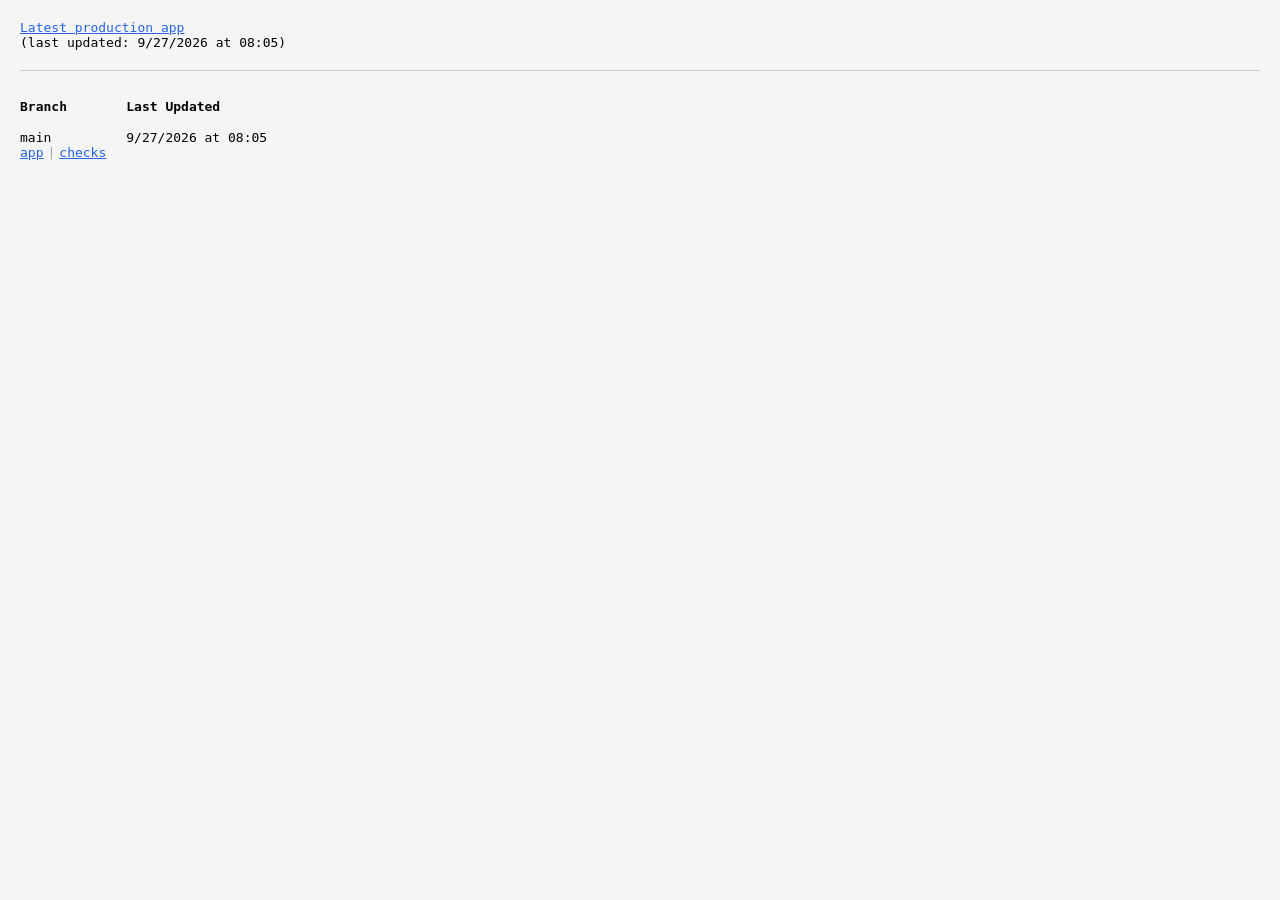
<file: artifacts/index.html>
<!DOCTYPE html>
<html lang="en">
<head>
  <meta charset="UTF-8">
  <meta name="viewport" content="width=device-width, initial-scale=1.0">
  <title>Branch Builds</title>
  <style>
    body {
      font-family: monospace;
      margin: 0;
      padding: 20px;
      background-color: #f5f5f5;
      color: #000;
    }
    a, a:visited {
      color: #2563eb;
    }
    hr {
      margin: 20px 0;
      border: none;
      border-top: 1px solid #ccc;
    }
    .container {
      overflow: hidden;
    }
    .grid {
      display: grid;
      grid-template-columns: max-content 1fr;
      gap: 0 20px;
    }
    .header {
      padding: 8px 0;
      font-weight: 600;
    }
    .row {
      display: contents;
    }
    .cell {
      display: flex;
      flex-direction: column;
      padding: 8px 0;
    }
    .links {
      display: flex;
    }
    .separator {
      margin: 0 4px;
      color: #9ca3af;
    }
  </style>
  <script>
  function formatDate(isoString) {
    if (isoString.length === 0) {
      return 'n/a'
    }
    const date = new Date(isoString)
    const dateString = date.toLocaleDateString(undefined, { day: 'numeric', month: 'numeric', year: 'numeric' })
    const timeString = date.toLocaleTimeString(undefined, { hour12: false, hour: '2-digit', minute: '2-digit' })
    return `${dateString} at ${timeString}`
  }

  // Format all dates on page load so that the time is displayed in the user's local timezone
  document.addEventListener('DOMContentLoaded', function() {
    document.querySelectorAll('.date').forEach(span => {
      const timestamp = span.getAttribute('data-timestamp')
      if (timestamp) {
        span.textContent = formatDate(timestamp)
      }
    })
  })
  </script>
</head>
<body>
  <div class="container">
    <a href="latest">Latest production app</a>
    <br />
    (last updated: <span class="date" data-timestamp="2026-09-27T08:05:19.329Z"></span>)
    <hr />
    <div class="grid">
      <div class="header">Branch</div>
      <div class="header">Last Updated</div>

      <div class="row">
        <div class="cell">
          <span class="branch-name">main</span>
          <div class="links">
            <a href="branch/main/app">app</a><span class="separator">|</span><a href="branch/main/extras/check-compare-to-base">checks</a>
          </div>
        </div>
        <div class="cell">
          <span class="date" data-timestamp="2026-09-27T08:05:19.329Z"></span>
        </div>
      </div>
    </div>
  </div>
</body>
</html>
</file>
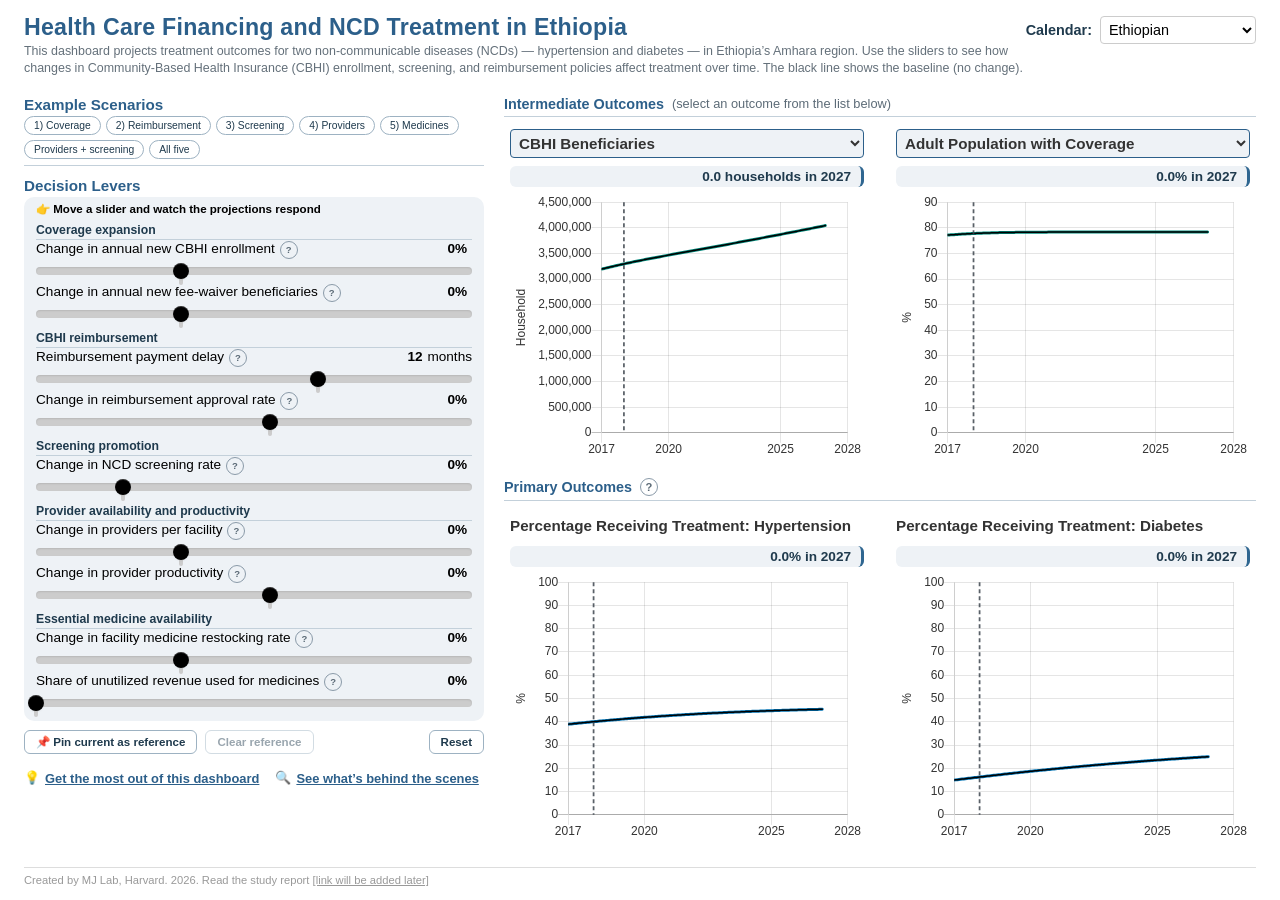
<file: artifacts/latest/index.html>
<!doctype html>
<html lang="en">
  <head>
    <title>Model Explorer</title>

    <meta charset="UTF-8" />
    <meta name="viewport" content="width=device-width, initial-scale=1.0" />

    <script type="module" crossorigin src="./index-B8b6PDMG.js"></script>
    <link rel="stylesheet" crossorigin href="./index-3Tu9uESl.css">
  </head>

  <body></body>
</html>
</file>
<file: artifacts/latest/index-3Tu9uESl.css>
html{height:100%}body{background-color:#fff;color:#000;font-family:sans-serif;margin:0;padding:0;min-height:100%;overflow-x:hidden;overflow-y:auto}.slider{display:inline-block;vertical-align:middle;position:relative}.slider.slider-horizontal{width:210px;height:20px}.slider.slider-horizontal .slider-track{height:10px;width:100%;margin-top:-5px;top:50%;left:0}.slider.slider-horizontal .slider-selection,.slider.slider-horizontal .slider-track-low,.slider.slider-horizontal .slider-track-high{height:100%;top:0;bottom:0}.slider.slider-horizontal .slider-tick,.slider.slider-horizontal .slider-handle{margin-left:-10px}.slider.slider-horizontal .slider-tick.triangle,.slider.slider-horizontal .slider-handle.triangle{position:relative;top:50%;-ms-transform:translateY(-50%);transform:translateY(-50%);border-width:0 10px 10px 10px;width:0;height:0;border-bottom-color:#2e6da4;margin-top:0}.slider.slider-horizontal .slider-tick-container{white-space:nowrap;position:absolute;top:0;left:0;width:100%}.slider.slider-horizontal .slider-tick-label-container{white-space:nowrap;margin-top:20px}.slider.slider-horizontal .slider-tick-label-container .slider-tick-label{padding-top:4px;display:inline-block;text-align:center}.slider.slider-horizontal .tooltip{-ms-transform:translateX(-50%);transform:translate(-50%)}.slider.slider-horizontal.slider-rtl .slider-track{left:initial;right:0}.slider.slider-horizontal.slider-rtl .slider-tick,.slider.slider-horizontal.slider-rtl .slider-handle{margin-left:initial;margin-right:-10px}.slider.slider-horizontal.slider-rtl .slider-tick-container{left:initial;right:0}.slider.slider-horizontal.slider-rtl .tooltip{-ms-transform:translateX(50%);transform:translate(50%)}.slider.slider-vertical{height:210px;width:20px}.slider.slider-vertical .slider-track{width:10px;height:100%;left:25%;top:0}.slider.slider-vertical .slider-selection{width:100%;left:0;top:0;bottom:0}.slider.slider-vertical .slider-track-low,.slider.slider-vertical .slider-track-high{width:100%;left:0;right:0}.slider.slider-vertical .slider-tick,.slider.slider-vertical .slider-handle{margin-top:-10px}.slider.slider-vertical .slider-tick.triangle,.slider.slider-vertical .slider-handle.triangle{border-width:10px 0 10px 10px;width:1px;height:1px;border-left-color:#2e6da4;border-right-color:#2e6da4;margin-left:0;margin-right:0}.slider.slider-vertical .slider-tick-label-container{white-space:nowrap}.slider.slider-vertical .slider-tick-label-container .slider-tick-label{padding-left:4px}.slider.slider-vertical .tooltip{-ms-transform:translateY(-50%);transform:translateY(-50%)}.slider.slider-vertical.slider-rtl .slider-track{left:initial;right:25%}.slider.slider-vertical.slider-rtl .slider-selection{left:initial;right:0}.slider.slider-vertical.slider-rtl .slider-tick.triangle,.slider.slider-vertical.slider-rtl .slider-handle.triangle{border-width:10px 10px 10px 0}.slider.slider-vertical.slider-rtl .slider-tick-label-container .slider-tick-label{padding-left:initial;padding-right:4px}.slider.slider-disabled .slider-handle{background-image:-webkit-linear-gradient(top,#dfdfdf 0%,#bebebe 100%);background-image:-o-linear-gradient(top,#dfdfdf 0%,#bebebe 100%);background-image:linear-gradient(to bottom,#dfdfdf,#bebebe);filter:progid:DXImageTransform.Microsoft.gradient(startColorstr="#ffdfdfdf",endColorstr="#ffbebebe",GradientType=0);background-repeat:repeat-x}.slider.slider-disabled .slider-track{background-image:-webkit-linear-gradient(top,#e5e5e5 0%,#e9e9e9 100%);background-image:-o-linear-gradient(top,#e5e5e5 0%,#e9e9e9 100%);background-image:linear-gradient(to bottom,#e5e5e5,#e9e9e9);filter:progid:DXImageTransform.Microsoft.gradient(startColorstr="#ffe5e5e5",endColorstr="#ffe9e9e9",GradientType=0);background-repeat:repeat-x;cursor:not-allowed}.slider input{display:none}.slider .tooltip{pointer-events:none}.slider .tooltip.top{margin-top:-36px}.slider .tooltip-inner{white-space:nowrap;max-width:none}.slider .hide{display:none}.slider-track{position:absolute;cursor:pointer;background-image:-webkit-linear-gradient(top,#f5f5f5 0%,#f9f9f9 100%);background-image:-o-linear-gradient(top,#f5f5f5 0%,#f9f9f9 100%);background-image:linear-gradient(to bottom,#f5f5f5,#f9f9f9);filter:progid:DXImageTransform.Microsoft.gradient(startColorstr="#fff5f5f5",endColorstr="#fff9f9f9",GradientType=0);background-repeat:repeat-x;-webkit-box-shadow:inset 0 1px 2px rgba(0,0,0,.1);box-shadow:inset 0 1px 2px #0000001a;border-radius:4px}.slider-selection{position:absolute;background-image:-webkit-linear-gradient(top,#f9f9f9 0%,#f5f5f5 100%);background-image:-o-linear-gradient(top,#f9f9f9 0%,#f5f5f5 100%);background-image:linear-gradient(to bottom,#f9f9f9,#f5f5f5);filter:progid:DXImageTransform.Microsoft.gradient(startColorstr="#fff9f9f9",endColorstr="#fff5f5f5",GradientType=0);background-repeat:repeat-x;-webkit-box-shadow:inset 0 -1px 0 rgba(0,0,0,.15);box-shadow:inset 0 -1px #00000026;-webkit-box-sizing:border-box;-moz-box-sizing:border-box;box-sizing:border-box;border-radius:4px}.slider-selection.tick-slider-selection{background-image:-webkit-linear-gradient(top,#8ac1ef 0%,#82b3de 100%);background-image:-o-linear-gradient(top,#8ac1ef 0%,#82b3de 100%);background-image:linear-gradient(to bottom,#8ac1ef,#82b3de);filter:progid:DXImageTransform.Microsoft.gradient(startColorstr="#ff8ac1ef",endColorstr="#ff82b3de",GradientType=0);background-repeat:repeat-x}.slider-track-low,.slider-track-high{position:absolute;background:transparent;-webkit-box-sizing:border-box;-moz-box-sizing:border-box;box-sizing:border-box;border-radius:4px}.slider-handle{position:absolute;top:0;width:20px;height:20px;background-color:#337ab7;background-image:-webkit-linear-gradient(top,#337ab7 0%,#2e6da4 100%);background-image:-o-linear-gradient(top,#337ab7 0%,#2e6da4 100%);background-image:linear-gradient(to bottom,#337ab7,#2e6da4);filter:progid:DXImageTransform.Microsoft.gradient(startColorstr="#ff337ab7",endColorstr="#ff2e6da4",GradientType=0);background-repeat:repeat-x;filter:none;-webkit-box-shadow:inset 0 1px 0 rgba(255,255,255,.2),0 1px 2px rgba(0,0,0,.05);box-shadow:inset 0 1px #fff3,0 1px 2px #0000000d;border:0px solid transparent}.slider-handle:hover{cursor:pointer}.slider-handle.round{border-radius:50%}.slider-handle.triangle,.slider-handle.custom{background:transparent none}.slider-handle.custom:before{line-height:20px;font-size:20px;content:"★";color:#726204}.slider-tick{position:absolute;cursor:pointer;width:20px;height:20px;background-image:-webkit-linear-gradient(top,#f9f9f9 0%,#f5f5f5 100%);background-image:-o-linear-gradient(top,#f9f9f9 0%,#f5f5f5 100%);background-image:linear-gradient(to bottom,#f9f9f9,#f5f5f5);filter:progid:DXImageTransform.Microsoft.gradient(startColorstr="#fff9f9f9",endColorstr="#fff5f5f5",GradientType=0);background-repeat:repeat-x;-webkit-box-shadow:inset 0 -1px 0 rgba(0,0,0,.15);box-shadow:inset 0 -1px #00000026;-webkit-box-sizing:border-box;-moz-box-sizing:border-box;box-sizing:border-box;filter:none;opacity:.8;border:0px solid transparent}.slider-tick.round{border-radius:50%}.slider-tick.triangle,.slider-tick.custom{background:transparent none}.slider-tick.custom:before{line-height:20px;font-size:20px;content:"★";color:#726204}.slider-tick.in-selection{background-image:-webkit-linear-gradient(top,#8ac1ef 0%,#82b3de 100%);background-image:-o-linear-gradient(top,#8ac1ef 0%,#82b3de 100%);background-image:linear-gradient(to bottom,#8ac1ef,#82b3de);filter:progid:DXImageTransform.Microsoft.gradient(startColorstr="#ff8ac1ef",endColorstr="#ff82b3de",GradientType=0);background-repeat:repeat-x;opacity:1}.tick.svelte-1jagity{position:absolute;top:12px;width:4px;height:14px;transform:translate(-2px);border-radius:4px;background:#ccc}.slider.slider-horizontal{width:100%;height:16px;margin-top:4px;margin-bottom:4px}.slider.slider-horizontal .slider-track{height:8px;top:4px;margin-top:0;background:#ccc}.slider-rangeHighlight{background:#58f}.slider-handle{width:16px;height:16px;background:#000}.slider.slider-horizontal .slider-handle{margin-left:-8px}.input-row-container.svelte-14be7jo{margin:.06rem 0}.spacer.svelte-14be7jo{flex:1}.label-row.svelte-14be7jo{display:flex;align-items:center;gap:.3rem;line-height:1.25}.label.svelte-14be7jo{font-weight:400}.info-icon.svelte-14be7jo{display:flex;align-items:center;justify-content:center;width:18px;height:18px;padding:0;margin:0;border-radius:50%;border:1px solid #8a9aa8;background:none;color:#5c6b77;font-size:.7em;font-weight:700;line-height:1;font-family:inherit;cursor:pointer;flex-shrink:0;-webkit-tap-highlight-color:transparent}.info-icon.svelte-14be7jo:hover,.info-icon.svelte-14be7jo:focus-visible,.info-icon[aria-expanded=true].svelte-14be7jo{background-color:#dce5ec;border-color:#5c6b77}.description.svelte-14be7jo{font-size:.85em;color:#5c6b77;background-color:#dfe7ed;border-radius:6px;padding:6px 8px;margin:2px 0 4px;line-height:1.35}.slider-row.svelte-14be7jo{position:relative;width:100%}.value.svelte-14be7jo{min-width:2rem;text-align:right;font-weight:700}select.svelte-18yvcdm{width:100%;padding:4px;font-size:inherit;border:1px solid #ccc;border-radius:4px;background-color:#fff}select.svelte-18yvcdm:focus{outline:none;border-color:#0062ff;box-shadow:0 0 0 2px #0062ff33}.graph-inner-container.svelte-12macoh{position:absolute;inset:0}.legend-container.svelte-j6ifqm{display:flex;flex-direction:row;flex-wrap:wrap;justify-content:center;align-items:center;width:100%;margin-top:-8px;gap:6px;font-weight:700}.legend-item.svelte-j6ifqm{padding:3px 8px 1px;color:#fff;text-align:center;font-size:.8em}.selectable-graph.svelte-g55xhu{display:flex;flex-direction:column;flex:1;gap:.5rem}.graph-title.svelte-g55xhu{font-size:.95em;font-weight:700;color:#333;padding:4px 0}.stat-tile.svelte-g55xhu{font-size:.85em;font-weight:700;color:#1f3a4d;background-color:#eef2f6;border-right:3px solid #2f6690;border-radius:6px;padding:3px 10px;text-align:right}.stat-tile.negative.svelte-g55xhu{border-right-color:#a83c3c}.selector-highlight.svelte-g55xhu select{background-color:#eef2f6;border:1px solid #2c5f8a;font-size:.95em;font-weight:700;color:#333;cursor:pointer}.graph-container.svelte-g55xhu{position:relative;width:100%;height:100%}.backdrop.svelte-1byfcmi{position:fixed;inset:0;background-color:#141e288c;display:flex;align-items:center;justify-content:center;z-index:1000;padding:24px;box-sizing:border-box}.modal.svelte-1byfcmi{display:flex;flex-direction:column;gap:12px;background-color:#fff;border-radius:12px;padding:20px;width:100%;max-width:760px;max-height:90vh;box-sizing:border-box;box-shadow:0 12px 40px #00000040}@media(max-width:800px){.modal.svelte-1byfcmi{max-width:none;width:100%;height:100%;max-height:none;border-radius:0}}.modal-header.svelte-1byfcmi{display:flex;flex-direction:row;justify-content:space-between;align-items:center;flex-shrink:0}.modal-title.svelte-1byfcmi{font-size:1.1em;font-weight:700;color:#1f3a4d}.close-button.svelte-1byfcmi{border:none;background:none;font-size:1.6em;line-height:1;color:#5c6b77;cursor:pointer;padding:0 4px}.close-button.svelte-1byfcmi:hover{color:#1f3a4d}.intro.svelte-1byfcmi{font-size:.95em;color:#3d4a54;line-height:1.55}.intro.svelte-1byfcmi p:where(.svelte-1byfcmi){margin:0 0 12px}.intro.svelte-1byfcmi p:where(.svelte-1byfcmi):last-child{margin-bottom:0}.intro.svelte-1byfcmi strong:where(.svelte-1byfcmi){color:#1f3a4d}.figure-stage.svelte-1byfcmi{position:relative;width:100%;flex-shrink:1;min-height:0;overflow:hidden;background-color:#fff;border:1px solid #e0e6ea;border-radius:8px}.figure-layer.svelte-1byfcmi{position:absolute;inset:0;animation:svelte-1byfcmi-fade-in .3s ease}.figure-layer.svelte-1byfcmi svg{width:100%;height:100%;display:block}@keyframes svelte-1byfcmi-fade-in{0%{opacity:0}to{opacity:1}}.caption.svelte-1byfcmi{font-size:.9em;color:#3d4a54;line-height:1.45;min-height:5.8em;flex-shrink:0}.modal-footer.svelte-1byfcmi{display:flex;flex-direction:row;align-items:center;justify-content:space-between;flex-shrink:0}.step-indicator.svelte-1byfcmi{font-size:.85em;color:#64707a;font-weight:600}.nav-button.svelte-1byfcmi{padding:6px 16px;font-size:.9em;font-weight:600;color:#1f3a4d;background-color:#fff;border:1px solid #9db2c2;border-radius:8px;cursor:pointer;transition:background-color .15s ease,border-color .15s ease}.nav-button.svelte-1byfcmi:hover:not(:disabled){background-color:#dce5ec;border-color:#5c6b77}.nav-button.svelte-1byfcmi:disabled{opacity:.4;cursor:default}.backdrop.svelte-75pv7h{position:fixed;inset:0;background-color:#141e288c;display:flex;align-items:center;justify-content:center;z-index:1000;padding:24px;box-sizing:border-box}.modal.svelte-75pv7h{display:flex;flex-direction:column;gap:12px;background-color:#fff;border-radius:12px;padding:20px;width:100%;max-width:640px;max-height:90vh;overflow-y:auto;box-sizing:border-box;box-shadow:0 12px 40px #00000040}@media(max-width:800px){.modal.svelte-75pv7h{max-width:none;width:100%;height:100%;max-height:none;border-radius:0}}.modal-header.svelte-75pv7h{display:flex;flex-direction:row;justify-content:space-between;align-items:center;flex-shrink:0}.modal-title.svelte-75pv7h{font-size:1.1em;font-weight:700;color:#1f3a4d}.close-button.svelte-75pv7h{border:none;background:none;font-size:1.6em;line-height:1;color:#5c6b77;cursor:pointer;padding:0 4px}.close-button.svelte-75pv7h:hover{color:#1f3a4d}.content.svelte-75pv7h{font-size:.95em;color:#3d4a54;line-height:1.55}.content.svelte-75pv7h p:where(.svelte-75pv7h){margin:0 0 12px}.content.svelte-75pv7h ul:where(.svelte-75pv7h){margin:0 0 12px;padding-left:1.2em;display:flex;flex-direction:column;gap:8px}.content.svelte-75pv7h strong:where(.svelte-75pv7h){color:#1f3a4d}.modal-footer.svelte-75pv7h{display:flex;flex-direction:row;align-items:center;justify-content:flex-end;flex-shrink:0}.nav-button.svelte-75pv7h{padding:6px 16px;font-size:.9em;font-weight:600;color:#1f3a4d;background-color:#fff;border:1px solid #9db2c2;border-radius:8px;cursor:pointer;transition:background-color .15s ease,border-color .15s ease}.nav-button.svelte-75pv7h:hover{background-color:#dce5ec;border-color:#5c6b77}.app-container.svelte-1u4wg3l{display:flex;flex-direction:column;gap:16px;box-sizing:border-box;height:100vh;padding:14px 24px;background-color:#fff}@media(max-width:800px){.app-container.svelte-1u4wg3l{height:auto;min-height:100vh;padding:12px;gap:12px}}.header.svelte-1u4wg3l{position:relative;display:flex;flex-direction:column;gap:2px;flex-shrink:0}.app-title.svelte-1u4wg3l{font-size:1.45em;font-weight:700;color:#2c5f8a;letter-spacing:.01em;max-width:calc(100% - 260px)}@media(max-width:800px){.app-title.svelte-1u4wg3l{font-size:1.15em;max-width:none}}.header-actions.svelte-1u4wg3l{position:absolute;top:2px;right:0;display:flex;flex-direction:column;align-items:flex-end;gap:4px;flex-shrink:0}@media(max-width:800px){.header-actions.svelte-1u4wg3l{position:static;flex-direction:column;align-items:flex-start;gap:8px;width:100%}}.pin-row.svelte-1u4wg3l{display:flex;flex-direction:row;gap:8px;flex-shrink:0;margin-top:6px}.pin-button.svelte-1u4wg3l{padding:4px 11px;font-size:.85em;font-weight:600;color:#1f3a4d;background-color:#fff;border:1px solid #9db2c2;border-radius:6px;cursor:pointer;transition:background-color .15s ease,border-color .15s ease}.pin-button.svelte-1u4wg3l:hover:not(:disabled){background-color:#e3eaf0;border-color:#5c6b77}.pin-button.svelte-1u4wg3l:disabled{opacity:.45;cursor:default}.reset-button.svelte-1u4wg3l{margin-left:auto}.pin-hint.svelte-1u4wg3l{font-size:.8em;color:#5c6b77;margin-top:3px;flex-shrink:0}.action-links.svelte-1u4wg3l{display:flex;flex-direction:row;align-items:center;gap:16px;flex-wrap:wrap;margin-top:14px;flex-shrink:0}@media(max-width:800px){.action-links.svelte-1u4wg3l{gap:12px}}.about-link.svelte-1u4wg3l{display:flex;align-items:center;gap:5px;font-size:.95em;padding:0;border:none;background:none;font-weight:600;color:#2c5f8a;cursor:pointer}.about-link.svelte-1u4wg3l:hover{opacity:.8}.about-link-icon.svelte-1u4wg3l{font-size:1em;line-height:1}.about-link-text.svelte-1u4wg3l{text-decoration:underline}.calendar-selector.svelte-1u4wg3l{display:flex;flex-direction:row;align-items:center;gap:8px;flex-shrink:0;font-size:.9em}.calendar-label.svelte-1u4wg3l{font-weight:700;color:#1f3a4d}.app-description.svelte-1u4wg3l{font-size:.78em;color:#64707a;max-width:1000px;line-height:1.4;margin-bottom:2px}.content-container.svelte-1u4wg3l{display:flex;flex-direction:row;gap:20px;flex:1;min-height:0}@media(max-width:800px){.content-container.svelte-1u4wg3l{flex-direction:column;flex:none}}.graphs-panel.svelte-1u4wg3l{display:flex;flex-direction:column;gap:10px;flex:1;min-width:0;min-height:0}@media(max-width:800px){.graphs-panel.svelte-1u4wg3l{flex:none;min-height:400px}}.graph-section.svelte-1u4wg3l{display:flex;flex-direction:column;gap:6px;flex:1;min-height:0}@media(max-width:800px){.graph-section.svelte-1u4wg3l{flex:none}}.graph-section-title-row.svelte-1u4wg3l{display:flex;flex-direction:row;align-items:center;gap:8px;padding-bottom:4px;border-bottom:1px solid #c3d0da;flex-shrink:0}.graph-section-title.svelte-1u4wg3l{font-weight:700;font-size:.9em;color:#2c5f8a}.graph-section-hint.svelte-1u4wg3l{font-size:.8em;font-weight:400;color:#5c6b77}.section-description.svelte-1u4wg3l{font-size:.85em;color:#5c6b77;background-color:#eef2f6;border-radius:6px;padding:6px 8px;margin-top:4px;line-height:1.35}.info-icon.svelte-1u4wg3l{display:flex;align-items:center;justify-content:center;width:18px;height:18px;padding:0;margin:0;border-radius:50%;border:1px solid #8a9aa8;background:none;color:#5c6b77;font-size:.7em;font-weight:700;line-height:1;font-family:inherit;cursor:pointer;flex-shrink:0;-webkit-tap-highlight-color:transparent}.info-icon.svelte-1u4wg3l:hover,.info-icon.svelte-1u4wg3l:focus-visible,.info-icon[aria-expanded=true].svelte-1u4wg3l{background-color:#dce5ec;border-color:#5c6b77}.graph-row.svelte-1u4wg3l{display:grid;grid-template-columns:1fr 1fr;gap:20px;flex:1;min-height:0}@media(max-width:800px){.graph-row.svelte-1u4wg3l{grid-template-columns:1fr}}.selectable-graph-container.svelte-1u4wg3l{display:flex;box-sizing:border-box;width:100%;height:100%;min-height:0;padding:6px}@media(max-width:800px){.selectable-graph-container.svelte-1u4wg3l{height:320px}}.sliders-panel.svelte-1u4wg3l{display:flex;flex-direction:column;gap:3px;width:460px;flex-shrink:0;min-height:0;overflow-y:auto;font-size:.85em}@media(max-width:800px){.sliders-panel.svelte-1u4wg3l{width:100%;overflow-y:visible}}.sliders-panel-title.svelte-1u4wg3l{font-size:.95rem;font-weight:700;color:#2c5f8a;flex-shrink:0;margin-top:8px}.presets-section.svelte-1u4wg3l{display:flex;flex-direction:column;gap:3px;flex-shrink:0;padding-bottom:6px;border-bottom:1px solid #c3d0da}.presets-title.svelte-1u4wg3l{font-size:.95rem;font-weight:700;color:#2c5f8a}.preset-row.svelte-1u4wg3l{display:flex;flex-wrap:wrap;gap:5px;flex-shrink:0}.preset-button.svelte-1u4wg3l{padding:3px 9px;font-size:.76em;font-weight:400;color:#1f3a4d;background-color:#fff;border:1px solid #9db2c2;border-radius:14px;cursor:pointer;transition:background-color .15s ease,border-color .15s ease}.preset-button.svelte-1u4wg3l:hover{background-color:#dce5ec;border-color:#5c6b77}.scenario-container.svelte-1u4wg3l{display:flex;flex-direction:column;flex-shrink:0;padding:5px 12px;border-radius:10px;background-color:#eef2f6}.slider-section.svelte-1u4wg3l{margin-top:4px}.slider-section.svelte-1u4wg3l:first-child{margin-top:0}.slider-section-title.svelte-1u4wg3l{font-weight:700;font-size:.9em;color:#1f3a4d;padding-bottom:2px;margin-bottom:1px;border-bottom:1px solid #c3d0da}.scenario-header.svelte-1u4wg3l{display:flex;flex-direction:row;align-items:center;margin-bottom:3px}.nudge-text.svelte-1u4wg3l{font-size:.85em;font-weight:600;color:#000}.scenario-name.svelte-1u4wg3l{margin-bottom:10px;color:#5c6b77;font-size:.9em;font-weight:700}.scenario-header.svelte-1u4wg3l button{padding:4px 11px;font-size:.85em;font-weight:600;color:#1f3a4d;background-color:#fff;border:1px solid #c3d0da;border-radius:6px;cursor:pointer;transition:background-color .15s ease,border-color .15s ease}.scenario-header.svelte-1u4wg3l button:hover{background-color:#e3eaf0;border-color:#9db2c2}.empty-config-message.svelte-1u4wg3l{margin:20px 0;font-size:.9em;text-align:center}.footer.svelte-1u4wg3l{display:flex;flex-direction:column;gap:6px;flex-shrink:0}.footer-line.svelte-1u4wg3l{border-top:1px solid #ddd}.footer-text.svelte-1u4wg3l{font-size:.7em;color:#999}.footer-text.svelte-1u4wg3l a:where(.svelte-1u4wg3l){color:#999}.overlay-container.svelte-w4hn9{position:fixed;display:flex;flex-direction:column;flex:1;bottom:0;right:0;z-index:9999;margin-right:1rem;margin-bottom:1rem;max-width:80%;max-height:80%;overflow-y:auto;padding:1rem;border-radius:.5rem;background-color:#333;color:#fff;font-family:monospace;font-size:.8em;box-shadow:0 3px 6px #000c}.overlay-container.svelte-w4hn9 .overlay-error{color:#dc143c}
</file>
